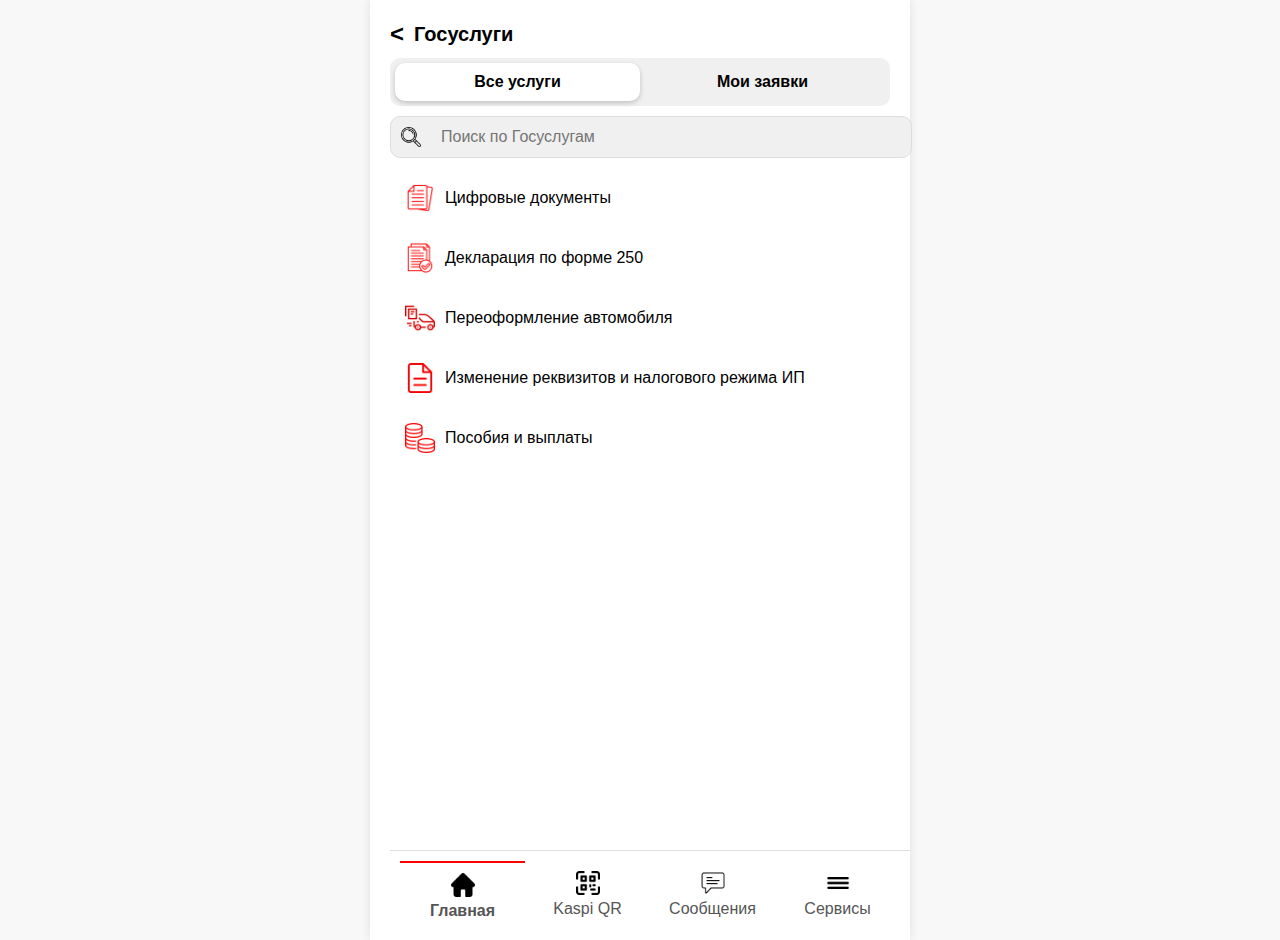
<file: index.html>
<!DOCTYPE html>
<html lang="ru">
<head>
        <meta charset="UTF-8">
        <meta name="viewport" content="width=device-width, initial-scale=1.0">
        <title>Госуслуги</title>
    
        <!-- Favicon -->
        <link rel="icon" type="image/png" sizes="32x32" href="/favicon-32x32.png">
        <link rel="icon" type="image/png" sizes="16x16" href="/favicon-16x16.png">
        <link rel="shortcut icon" href="/favicon.ico">
    
        <!-- Apple Touch Icon -->
        <link rel="apple-touch-icon" sizes="180x180" href="/apple-touch-icon.png">
    
        <!-- Web App Manifest -->
        <link rel="manifest" href="/manifest.json">
    
        <!-- iOS PWA Support -->
        <meta name="apple-mobile-web-app-capable" content="yes">
        <meta name="apple-mobile-web-app-status-bar-style" content="black-translucent">
        <meta name="apple-mobile-web-app-title" content="Госуслуги">
    
    <style>
        body {
            font-family: Arial, sans-serif;
            margin: 0;
            padding: 0;
            background-color: #f8f8f8;
            display: flex;
            justify-content: center;
            align-items: center;
            min-height: 100vh;
        }
        .container {
            width: 100%;
            max-width: 500px;
            height: 100vh;
            background: white;
            padding: 20px;
            box-shadow: 0 0 10px rgba(0, 0, 0, 0.1);
            display: flex;
            flex-direction: column;
            position: relative;
        }
        .header {
            display: flex;
            align-items: center;
            font-size: 20px;
            font-weight: bold;
            text-align: center;
            margin-bottom: 10px;
        }
        .back-button {
            font-size: 24px;
            cursor: pointer;
            margin-right: 10px;
            font-weight: bold;
        }
        .tab-container {
            display: flex;
            background: #f0f0f0;
            border-radius: 10px;
            margin-bottom: 10px;
            padding: 5px;
        }
        .tab {
            flex: 1;
            text-align: center;
            padding: 10px;
            border-radius: 10px;
            cursor: pointer;
            font-weight: bold;
        }
        .tab.active {
            background: white;
            box-shadow: 0 2px 5px rgba(0, 0, 0, 0.2);
        }
        .search-bar {
            width: 100%;
            padding: 10px;
            margin-bottom: 10px;
            border: 1px solid #ddd;
            border-radius: 10px;
            font-size: 16px;
            display: flex;
            align-items: center;
            background: #f0f0f0;
        }
        .search-bar input {
            border: none;
            background: none;
            outline: none;
            flex-grow: 1;
            font-size: 16px;
            padding-left: 10px;
        }
        .document {
            display: flex;
            align-items: center;
            padding: 15px;
            border-bottom: 1px solid #ddd;
            background: white;
            cursor: pointer;
            transition: background 0.2s;
        }
        .document:hover {
            background: #f0f0f0;
        }
        .document:last-child {
            border-bottom: none;
        }
        .icon {
            width: 30px;
            height: 30px;
            margin-right: 10px;
            display: flex;
            align-items: center;
            justify-content: center;
            color: red;
        }
        .document-text {
            flex-grow: 1;
        }
        .footer {
            display: flex;
            justify-content: space-around;
            padding: 10px;
            border-top: 1px solid #ddd;
            background: white;
            position: absolute;
            bottom: 0;
            width: 100%;
            max-width: 500px;
        }
        .footer-item {
            text-align: center;
            color: #555;
            cursor: pointer;
            flex: 1;
            padding: 10px;
            display: flex;
            flex-direction: column;
            align-items: center;
        }
        .footer-item img {
            width: 24px;
            height: 24px;
            margin-bottom: 5px;
        }
        .footer-item.active {
            font-weight: bold;
            border-top: 2px solid red;
        }

        .search-bar img {
    width: 20px;
    height: 20px;
    margin-right: 10px;
}
a{
    text-decoration: none;
    color: black;
}
    </style>
</head>
<body>
    <div class="container">
        <div class="header">
            <span class="back-button">&lt;</span>Госуслуги
        </div>
        
        <div class="tab-container">
            <div class="tab active">Все услуги</div>
                <div class="tab"><a href="./zayav.html">Мои заявки</a></div>
        </div>
        
        <div class="search-bar">
            <img src="./lupa.png" alt="Поиск" class="search-icon">
            <input type="text" placeholder="Поиск по Госуслугам">
        </div>
        <a href="./load.html">
        <div class="document">
            <img src="./Mask group (3).png" class="icon"/>
            <div class="document-text">Цифровые документы</div>
        </div>
    </a>
    <a>
        <div class="document">
            <img src="./Mask group (4).png" class="icon"/>
            <div class="document-text">Декларация по форме 250</div>
        </div>
    </a>
    <a>
        <div class="document">
            <img src="./Mask group.png" class="icon"/>
            <div class="document-text">Переоформление автомобиля</div>
        </div>
    </a>
<a>
        <div class="document">
            <img src="./Mask group (2).png" class="icon"/>
            <div class="document-text">Изменение реквизитов и налогового режима ИП</div>
        </div>
    </a>
    <a>
        <div class="document">
            <img src="./Mask group (1).png" class="icon"/>
            <div class="document-text">Пособия и выплаты</div>
        </div>
    </a>
        
        <div class="footer">
            <div class="footer-item active">
                <img src="./free-icon-home-1946436.png" alt="Главная">
                Главная
            </div>
            <div class="footer-item">
                <img src="./free-icon-qr-code-8721150.png" alt="Kaspi QR">
                Kaspi QR
            </div>
            <div class="footer-item">
                <img src="./free-icon-sms-5094489.png" alt="Сообщения">
                Сообщения
            </div>
            <div class="footer-item">
                <img src="./free-icon-open-menu-5392911.png" alt="Сервисы">
                Сервисы
            </div>
        </div>
    </div>
</body>
</html>
</file>
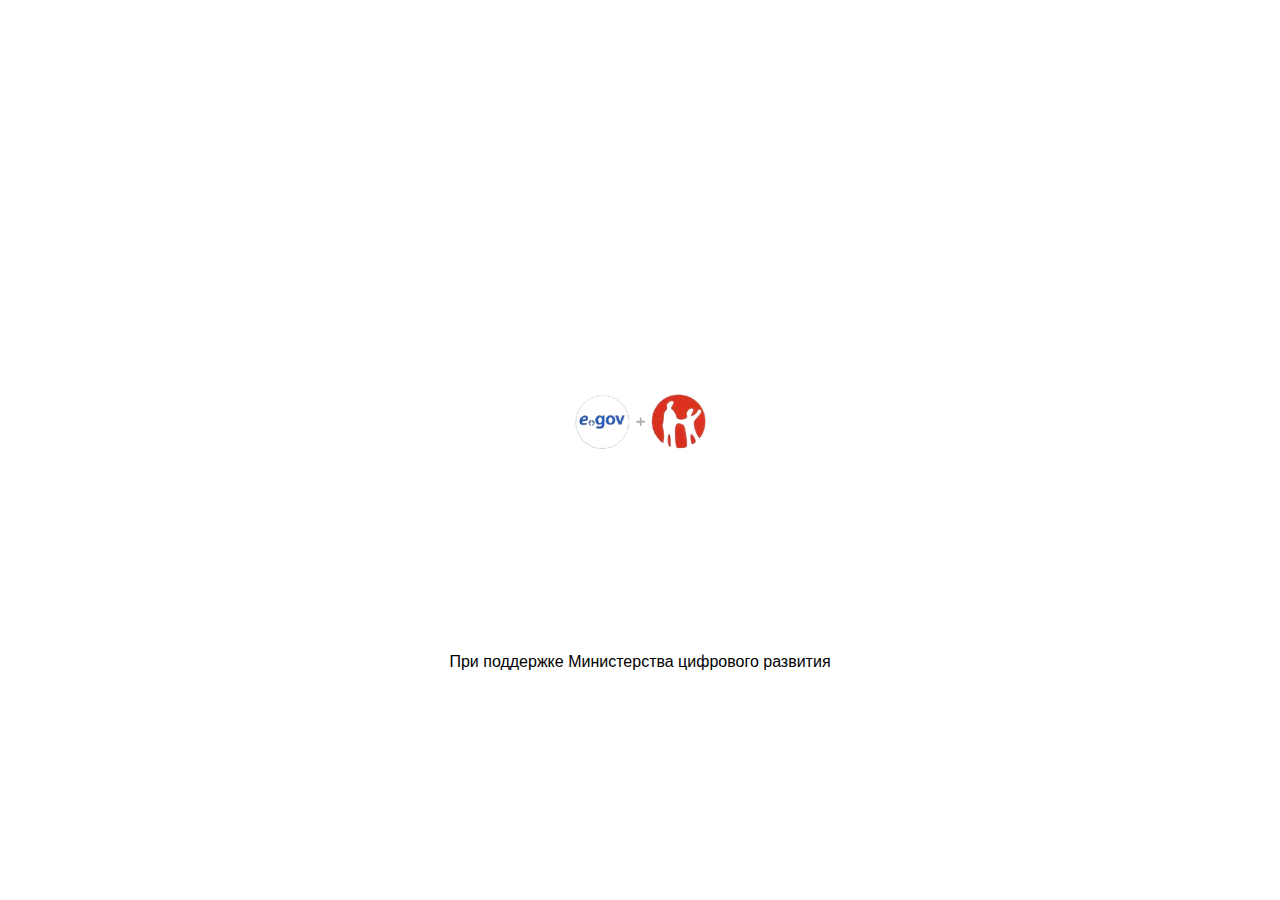
<file: load.html>
<!DOCTYPE html>
<html lang="ru">
<head>
    <meta name="apple-mobile-web-app-capable" content="yes">
    <meta name="apple-mobile-web-app-status-bar-style" content="black-translucent">
    <meta name="theme-color" content="#ffffff">

    <meta charset="UTF-8">
    <meta name="viewport" content="width=device-width, initial-scale=1.0">
    <title>Загрузка</title>
    <style>
        * {
            margin: 0;
            padding: 0;
            box-sizing: border-box;
        }
        body {
            font-family: Arial, sans-serif;
            display: flex;
            justify-content: center;
            align-items: center;
            min-height: 100vh;
            background: white;
        }
        .splash-screen {
            text-align: center;
        }
        .splash-screen img {
            width: 200px;
        }
    </style>
    <script>
        setTimeout(() => {
            window.location.href = "./udo.html"; // Переход на главную страницу
        }, 2000);
    </script>
</head>
<body>

    <div class="splash-screen">
        <img src="./eg-removebg-preview.png" alt="Загрузка">
        <p>При поддержке Министерства цифрового развития</p>
    </div>

</body>
</html>
</file>
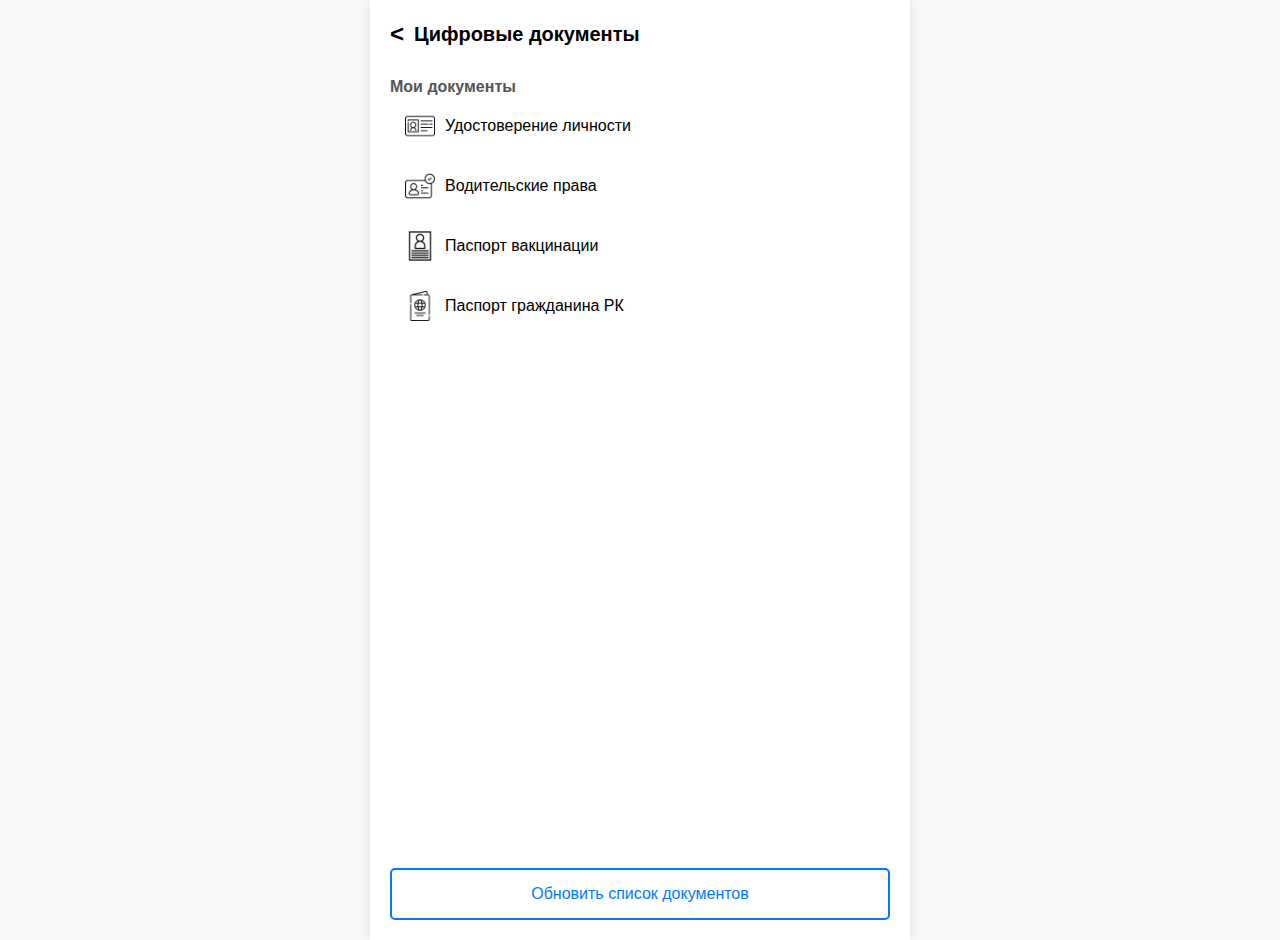
<file: udo.html>
<!DOCTYPE html>
<html lang="ru">
<head>
    <meta name="apple-mobile-web-app-capable" content="yes">
    <meta name="apple-mobile-web-app-status-bar-style" content="black-translucent">
    <meta name="theme-color" content="#ffffff">

    <meta charset="UTF-8">
    <meta name="viewport" content="width=device-width, initial-scale=1.0">
    <title>Цифровые документы</title>
    <style>
               body {
            font-family: Arial, sans-serif;
            margin: 0;
            padding: 0;
            background-color: #f8f8f8;
            display: flex;
            justify-content: center;
            align-items: center;
            min-height: 100vh;
        }
        .container {
            width: 100%;
            max-width: 500px;
            height: 100vh;
            background: white;
            padding: 20px;
            box-shadow: 0 0 10px rgba(0, 0, 0, 0.1);
            display: flex;
            flex-direction: column;
        }
        .header {
            display: flex;
            align-items: center;
            font-size: 20px;
            font-weight: bold;
            text-align: center;
            margin-bottom: 20px;
        }
        .back-button {
            font-size: 24px;
            cursor: pointer;
            margin-right: 10px;
            font-weight: bold;
        }
        .section {
            font-size: 16px;
            font-weight: bold;
            margin-top: 10px;
            color: #555;
        }
        .document {
            display: flex;
            align-items: center;
            padding: 15px;
            border-bottom: 1px solid #ddd;
            background: white;
            cursor: pointer;
            transition: background 0.2s;
        }
        .document:hover {
            background: #f0f0f0;
        }
        .document:last-child {
            border-bottom: none;
        }
        .icon {
            width: 30px;
            height: 30px;
            margin-right: 10px;
            display: flex;
            align-items: center;
            justify-content: center;
        }
        .document-text {
            flex-grow: 1;
        }
        .update-button {
            margin-top: auto;
            padding: 15px;
            text-align: center;
            border: 2px solid #007bff;
            color: #007bff;
            background: white;
            cursor: pointer;
            font-size: 16px;
            border-radius: 5px;
            transition: background 0.3s, color 0.3s;
        }
        .update-button:hover {
            background: #007bff;
            color: white;
        }
        a {
            color: black;
            text-decoration: none;
        }
    </style>
</head>
<body>
    <div class="container">
        <div class="header">
            <span class="back-button">&lt;</span>Цифровые документы
        </div>
        
        <div class="section">Мои документы</div>
        <a href="udo1.html">
        <div class="document">
            <img src="./card.png" class="icon"/>
            <div class="document-text">Удостоверение личности</div>
        </div>
    </a>
    <a href="udo1.html">
        <div class="document">
            <img src="./press-pass.png" class="icon"/>
            <div class="document-text">Водительские права</div>
        </div>
        </a>
        <!-- <div class="document">
            <img src="/365593.png" class="icon"/>
            <div class="document-text">Свидетельство о заключении брака</div>
        </div> -->
        <!-- <div class="document">
            <div class="icon">🚙</div>
            <div class="document-text">Свидетельство о регистрации транспортного средства</div>
        </div> -->
        <a href="udo1.html">
        <div class="document">
            <img src="./id-card.png" class="icon"/>
            <div class="document-text">Паспорт вакцинации</div>
        </div>
        </a>
        <a href="udo1.html">
        <div class="document">
            <img src="./3416538.png" class="icon"/>
            <div class="document-text">Паспорт гражданина РК</div>
        </div>
        </a>
        
        <!-- <div class="section">Аскаров Кайрат Аскарович</div>
        <div class="document">
            <div class="icon">👶</div>
            <div class="document-text">Свидетельство о рождении</div>
        </div> -->
        
        <div class="update-button">Обновить список документов</div>
    </div>
</body>
</html>
</file>
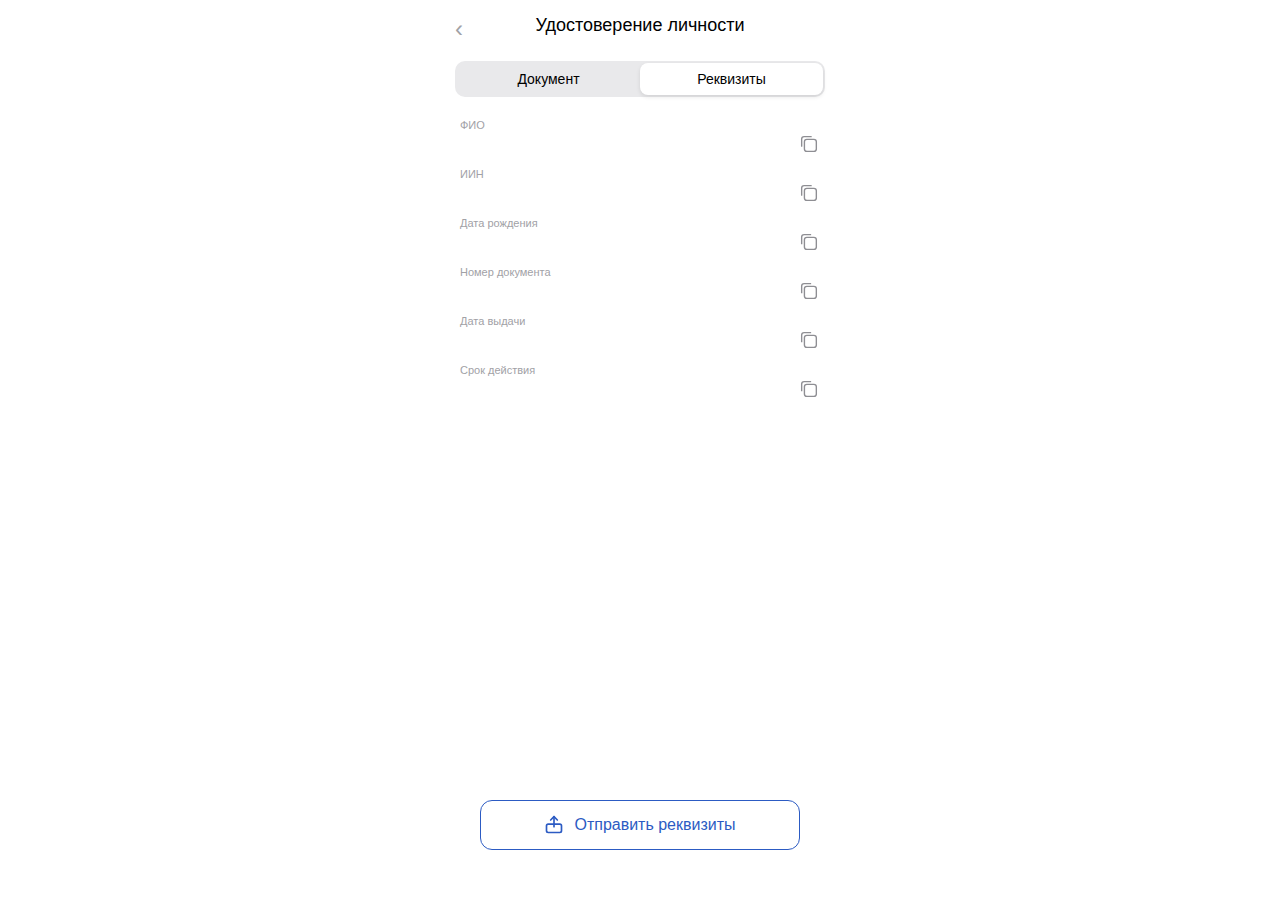
<file: udo1.html>
<!DOCTYPE html>
<html lang="ru">
<head>
    <meta charset="UTF-8">
    <meta name="viewport" content="width=device-width, initial-scale=1.0">
    <title>Удостоверение личности</title>
    <style>
        :root {
            --bank-blue: #2c5bc3;
            --text-gray: #a1a1a6;
        }

        body {
            font-family: -apple-system, BlinkMacSystemFont, "SF Pro Text", sans-serif;
            margin: 0;
            background-color: #fff;
            -webkit-font-smoothing: antialiased;
        }

        .mobile-container {
            max-width: 400px;
            margin: 0 auto;
            height: 100vh;
            display: flex;
            flex-direction: column;
        }

        /* Шапка */
        .header {
            padding: 15px;
            text-align: center;
            font-weight: 500;
            font-size: 18px;
            position: relative;
        }

        .back-btn {
            position: absolute;
            left: 15px;
            color: var(--text-gray);
            font-size: 24px;
            text-decoration: none;
        }

        /* Табы */
        .tabs {
            display: flex;
            background: #e9e9eb;
            margin: 10px 15px;
            border-radius: 10px;
            padding: 2px;
        }

        .tab {
            flex: 1;
            padding: 8px;
            border: none;
            border-radius: 8px;
            font-size: 14px;
            font-weight: 500;
            background: transparent;
            cursor: pointer;
        }

        .tab.active {
            background: white;
            box-shadow: 0 2px 4px rgba(0,0,0,0.1);
        }

        .content-section {
            display: flex;
            flex-direction: column;
            padding: 0 20px;
            flex: 1;
        }

        /* ГРУППЫ БЕЗ ЛИНИЙ */
        .input-group {
            margin-top: 12px;
            border-bottom: none; /* Линии убраны */
            padding-bottom: 0;
        }

        .input-group label {
            color: var(--text-gray);
            font-size: 11px;
            font-weight: 300;
            display: block;
            margin-bottom: 0;
        }

        .input-row {
            display: flex;
            align-items: center;
            justify-content: space-between;
        }

        .input-row input {
            border: none;
            outline: none;
            font-size: 18px;
            font-weight: 400;
            width: 100%;
            padding: 2px 0;
            color: #000;
            background: transparent;
        }

        .copy-btn {
            background: none;
            border: none;
            padding: 0;
            cursor: pointer;
            margin-left: 10px;
            display: flex;
            align-items: center;
        }

        .copy-icon-svg {
            width: 22px;
            height: 22px;
        }

        /* Кнопка внизу */
        .footer {
            padding: 20px;
            margin-top: auto;
            margin-bottom: 30px;
        }

        .btn-outline {
            background: transparent;
            border: 1.5px solid var(--bank-blue);
            color: var(--bank-blue);
            border-radius: 12px;
            padding: 14px;
            font-size: 16px;
            font-weight: 500;
            width: 100%;
            display: flex;
            align-items: center;
            justify-content: center;
            gap: 10px;
            cursor: pointer;
        }
    </style>
</head>
<body>

<div class="mobile-container">
    <div class="header">
        <span class="back-btn">‹</span>
        Удостоверение личности
    </div>

    <div class="tabs">
        <button class="tab">Документ</button>
        <button class="tab active">Реквизиты</button>
    </div>

    <div class="content-section">
        <div class="input-group">
            <label>ФИО</label>
            <div class="input-row">
                <input type="text" value="">
                <button class="copy-btn">
                    <svg class="copy-icon-svg" viewBox="0 0 24 24" fill="none" stroke="#8e8e93" stroke-width="1.5">
                        <path d="M7 9.667C7 8.194 8.194 7 9.667 7H17.333C18.806 7 20 8.194 20 9.667V17.333C20 18.806 18.806 20 17.333 20H9.667C8.194 20 7 18.806 7 17.333V9.667Z" stroke-linecap="round" stroke-linejoin="round"/>
                        <path d="M4 14.333V6.667C4 5.194 5.194 4 6.667 4H14.333" stroke-linecap="round" stroke-linejoin="round"/>
                    </svg>
                </button>
            </div>
        </div>

        <div class="input-group">
            <label>ИИН</label>
            <div class="input-row">
                <input type="text" value="">
                <button class="copy-btn">
                    <svg class="copy-icon-svg" viewBox="0 0 24 24" fill="none" stroke="#8e8e93" stroke-width="1.5">
                        <path d="M7 9.667C7 8.194 8.194 7 9.667 7H17.333C18.806 7 20 8.194 20 9.667V17.333C20 18.806 18.806 20 17.333 20H9.667C8.194 20 7 18.806 7 17.333V9.667Z" stroke-linecap="round" stroke-linejoin="round"/>
                        <path d="M4 14.333V6.667C4 5.194 5.194 4 6.667 4H14.333" stroke-linecap="round" stroke-linejoin="round"/>
                    </svg>
                </button>
            </div>
        </div>

        <div class="input-group"><label>Дата рождения</label><div class="input-row"><input type="text"><button class="copy-btn"><svg class="copy-icon-svg" viewBox="0 0 24 24" fill="none" stroke="#8e8e93" stroke-width="1.5"><path d="M7 9.667C7 8.194 8.194 7 9.667 7H17.333C18.806 7 20 8.194 20 9.667V17.333C20 18.806 18.806 20 17.333 20H9.667C8.194 20 7 18.806 7 17.333V9.667Z"/><path d="M4 14.333V6.667C4 5.194 5.194 4 6.667 4H14.333"/></svg></button></div></div>
        <div class="input-group"><label>Номер документа</label><div class="input-row"><input type="text"><button class="copy-btn"><svg class="copy-icon-svg" viewBox="0 0 24 24" fill="none" stroke="#8e8e93" stroke-width="1.5"><path d="M7 9.667C7 8.194 8.194 7 9.667 7H17.333C18.806 7 20 8.194 20 9.667V17.333C20 18.806 18.806 20 17.333 20H9.667C8.194 20 7 18.806 7 17.333V9.667Z"/><path d="M4 14.333V6.667C4 5.194 5.194 4 6.667 4H14.333"/></svg></button></div></div>
        <div class="input-group"><label>Дата выдачи</label><div class="input-row"><input type="text"><button class="copy-btn"><svg class="copy-icon-svg" viewBox="0 0 24 24" fill="none" stroke="#8e8e93" stroke-width="1.5"><path d="M7 9.667C7 8.194 8.194 7 9.667 7H17.333C18.806 7 20 8.194 20 9.667V17.333C20 18.806 18.806 20 17.333 20H9.667C8.194 20 7 18.806 7 17.333V9.667Z"/><path d="M4 14.333V6.667C4 5.194 5.194 4 6.667 4H14.333"/></svg></button></div></div>
        <div class="input-group"><label>Срок действия</label><div class="input-row"><input type="text"><button class="copy-btn"><svg class="copy-icon-svg" viewBox="0 0 24 24" fill="none" stroke="#8e8e93" stroke-width="1.5"><path d="M7 9.667C7 8.194 8.194 7 9.667 7H17.333C18.806 7 20 8.194 20 9.667V17.333C20 18.806 18.806 20 17.333 20H9.667C8.194 20 7 18.806 7 17.333V9.667Z"/><path d="M4 14.333V6.667C4 5.194 5.194 4 6.667 4H14.333"/></svg></button></div></div>

        <div class="footer">
            <button class="btn-outline">
                <svg width="20" height="20" viewBox="0 0 24 24" fill="none" stroke="currentColor" stroke-width="2" stroke-linecap="round" stroke-linejoin="round">
                    <rect x="3" y="11" width="18" height="10" rx="2" ry="2"></rect>
                    <path d="M12 2v12"></path>
                    <polyline points="8 6 12 2 16 6"></polyline>
                </svg>
                Отправить реквизиты
            </button>
        </div>
    </div>
</div>

</body>
</html>
</file>
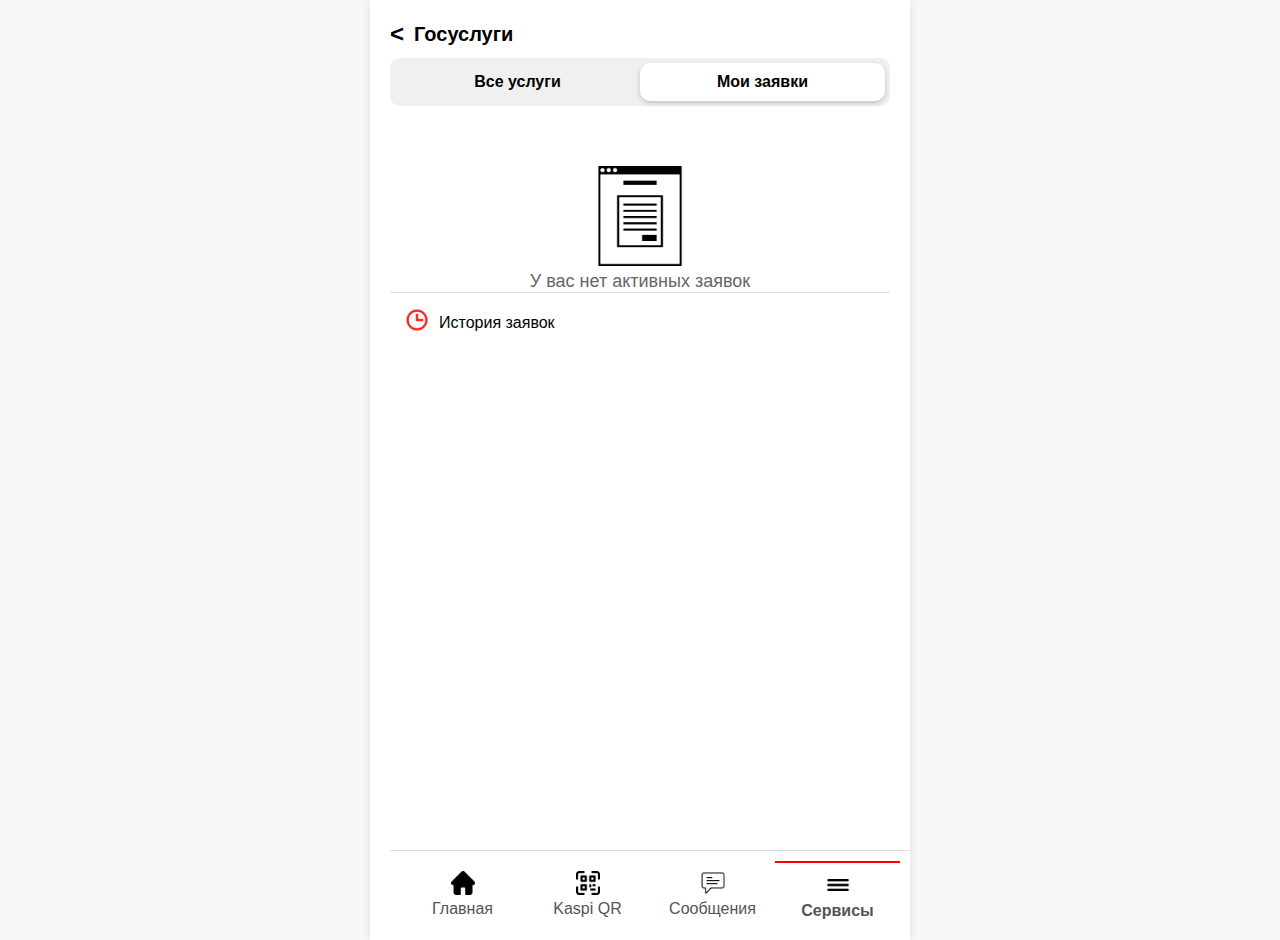
<file: zayavka.html>
<!DOCTYPE html>
<html lang="ru">
<head>
    <meta name="apple-mobile-web-app-capable" content="yes">
    <meta name="apple-mobile-web-app-status-bar-style" content="black-translucent">
    <meta name="theme-color" content="#ffffff">

    <meta charset="UTF-8">
    <meta name="viewport" content="width=device-width, initial-scale=1.0">
    <title>Мои заявки</title>
    <style>
        body {
            font-family: Arial, sans-serif;
            margin: 0;
            padding: 0;
            background-color: #f8f8f8;
            display: flex;
            justify-content: center;
            align-items: center;
            min-height: 100vh;
        }
        .container {
            width: 100%;
            max-width: 500px;
            height: 100vh;
            background: white;
            padding: 20px;
            box-shadow: 0 0 10px rgba(0, 0, 0, 0.1);
            display: flex;
            flex-direction: column;
            position: relative;
        }
        .header {
            display: flex;
            align-items: center;
            font-size: 20px;
            font-weight: bold;
            text-align: center;
            margin-bottom: 10px;
        }
        .back-button {
            font-size: 24px;
            cursor: pointer;
            margin-right: 10px;
            font-weight: bold;
        }
        .tab-container {
            display: flex;
            background: #f0f0f0;
            border-radius: 10px;
            margin-bottom: 10px;
            padding: 5px;
        }
        .tab {
            flex: 1;
            text-align: center;
            padding: 10px;
            border-radius: 10px;
            cursor: pointer;
            font-weight: bold;
        }
        .tab.active {
            background: white;
            box-shadow: 0 2px 5px rgba(0, 0, 0, 0.2);
        }
        .empty-state {
            text-align: center;
            margin-top: 50px;
            font-size: 18px;
            color: #666;
        }
        .history {
            display: flex;
            align-items: center;
            padding: 15px;
            border-top: 1px solid #ddd;
            cursor: pointer;
        }
        .history-icon {
            color: red;
            margin-right: 10px;
            font-size: 20px;
        }
        .footer {
            display: flex;
            justify-content: space-around;
            padding: 10px;
            border-top: 1px solid #ddd;
            background: white;
            position: absolute;
            bottom: 0;
            width: 100%;
            max-width: 500px;
        }
        .footer-item {
            text-align: center;
            color: #555;
            cursor: pointer;
            flex: 1;
            padding: 10px;
            display: flex;
            flex-direction: column;
            align-items: center;
        }
        .footer-item img {
            width: 24px;
            height: 24px;
            margin-bottom: 5px;
        }
        .footer-item.active {
            font-weight: bold;
            border-top: 2px solid red;
        }
        a{
            text-decoration: none;
            color: black;
        }
    </style>
</head>
<body>
    <div class="container">
        <div class="header">
            <span class="back-button">&lt;</span>Госуслуги
        </div>
        
        <div class="tab-container">
            <div class="tab"><a href="./index.html">Все услуги</a></div>
            <div class="tab active">Мои заявки</div>
        </div>
        
        <div class="empty-state">
            <div>
                <img src="./free-icon-message-11067076.png" alt="Нет заявок" width="100" height="100">
            </div>
            <div>У вас нет активных заявок</div>
        </div>
        
        <div class="history">
            <div class="history-icon">
                <img src="./free-icon-clock-14090215.png" alt="История заявок" width="24" height="24">
            </div>
            <div>История заявок</div>
        </div>
        
        
        <div class="footer">
            <div class="footer-item">
                <img src="./free-icon-home-1946436.png" alt="Главная">
                Главная
            </div>
            <div class="footer-item">
                <img src="./free-icon-qr-code-8721150.png" alt="Kaspi QR">
                Kaspi QR
            </div>
            <div class="footer-item">
                <img src="./free-icon-sms-5094489.png" alt="Сообщения">
                Сообщения
            </div>
            <div class="footer-item active">
                <img src="./free-icon-open-menu-5392911.png" alt="Сервисы">
                Сервисы
            </div>
        </div>
    </div>
</body>
</html>
</file>
